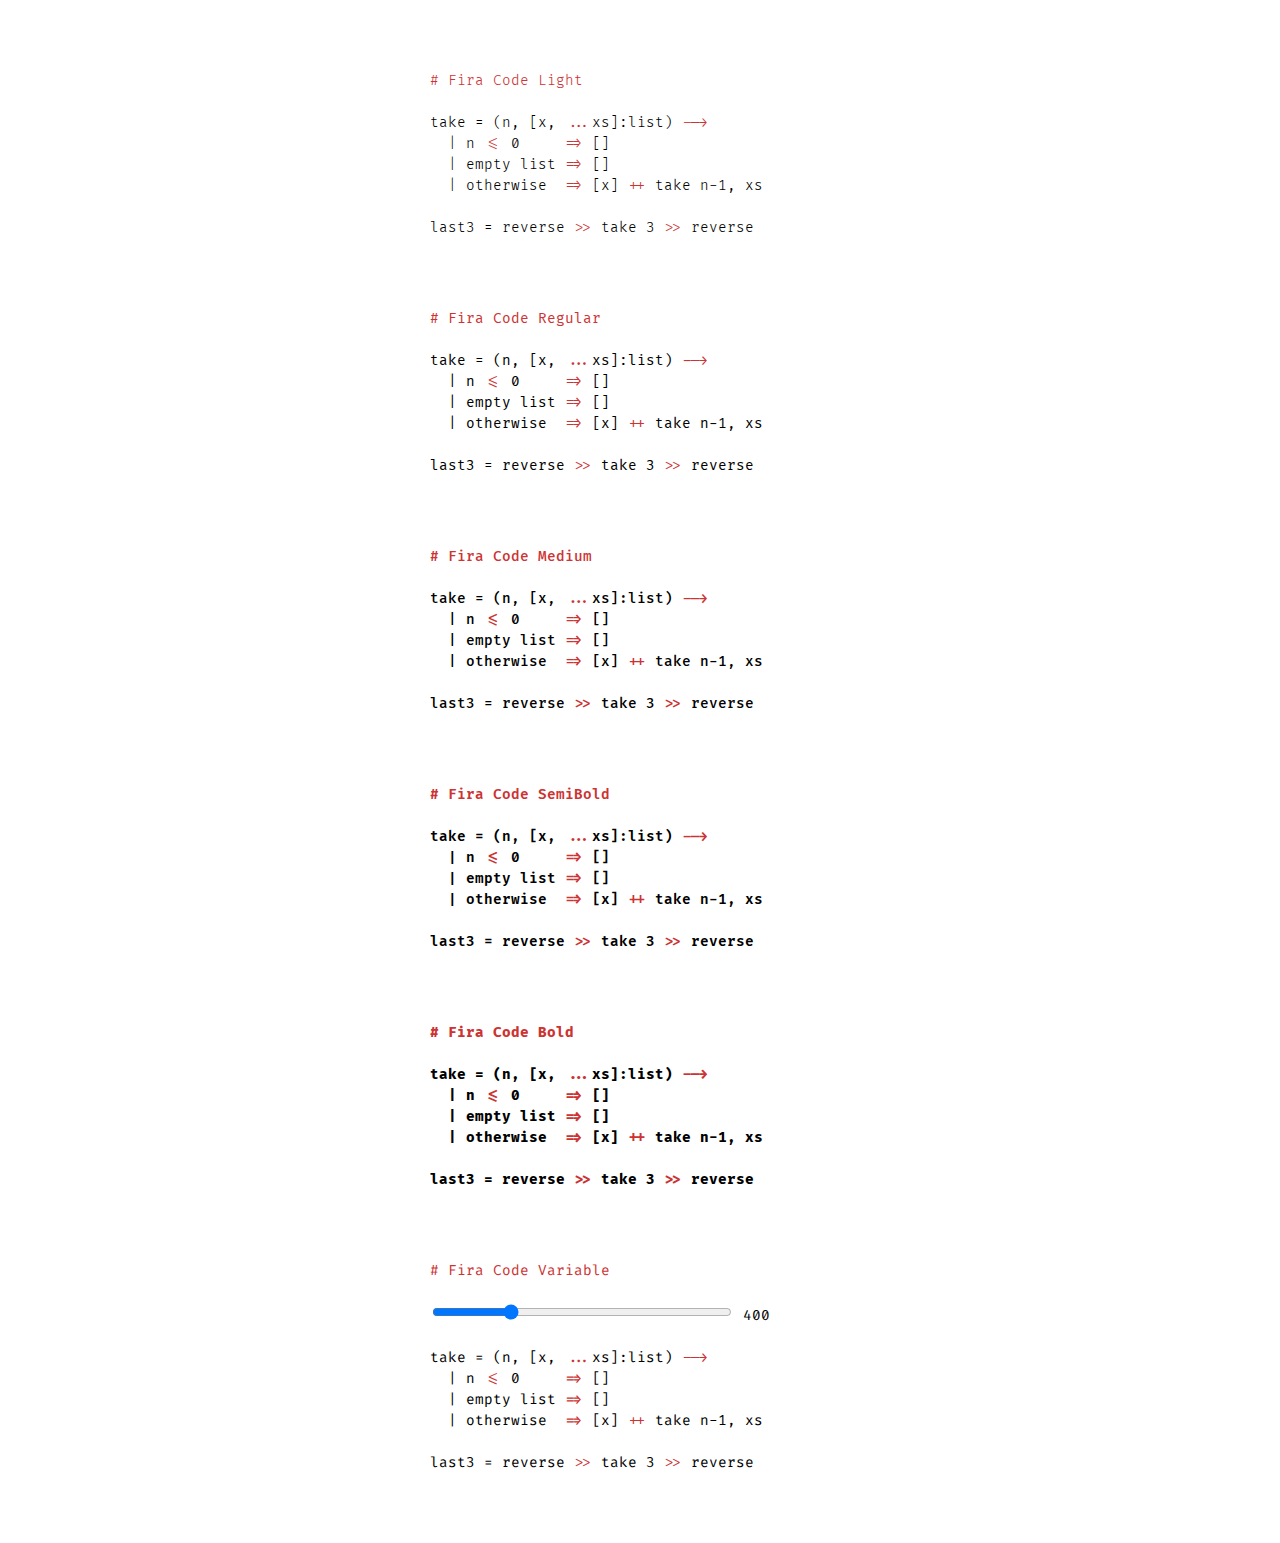
<file: FiraCode/specimen.html>
<!DOCTYPE html>
<html lang="en">
<head>
  <meta charset="UTF-8">
  <meta name="viewport" content="width=device-width,initial-scale=1.0">
  <title>Fira Code Specimen</title>

  <link rel="stylesheet" href="fira_code.css">
  <style>
    body { font: 14px/1.5em "Fira Code"; }
    .code {
      font-feature-settings: "calt" 1;  /* Enable ligatures for IE 10+, Edge */
      text-rendering: optimizeLegibility; /* Force ligatures for Webkit, Blink, Gecko */
      width: 30em;
      margin: 5em auto;
      white-space: pre-wrap;
      word-break: break-all;
    }
    .light { font-weight: 300; }
    .regular { font-weight: 400; }
    .medium { font-weight: 500; }
    .semibold { font-weight: 600; }
    .bold { font-weight: 700; }
    .variable { font-family: 'Fira Code VF'; font-variation-settings: 'wght' 400; }
    i { font-style: normal; color: #c33; }
    b { font-weight: inherit; color: #c33; }
  </style>
  <script type="text/javascript">
    function onWeightChange(weight) {
      // code_variable.style['font-weight'] = weight;
      code_variable.style['font-variation-settings'] = "'wght' " + weight;
      span_wght.innerText = weight;
    }
  </script>
<body>

<div class="code light"><b># Fira Code Light</b>

take = (n, [x, <i>...</i>xs]:list) <i>--&gt;</i>
  | n <i>&lt;=</i> 0     <i>=&gt;</i> []
  | empty list <i>=&gt;</i> []
  | otherwise  <i>=&gt;</i> [x] <i>++</i> take n-1, xs

last3 = reverse <i>&gt;&gt;</i> take 3 <i>&gt;&gt;</i> reverse</div>


<div class="code regular"><b># Fira Code Regular</b>

take = (n, [x, <i>...</i>xs]:list) <i>--></i>
  | n <i>&lt;=</i> 0     <i>=&gt;</i> []
  | empty list <i>=&gt;</i> []
  | otherwise  <i>=&gt;</i> [x] <i>++</i> take n-1, xs

last3 = reverse <i>&gt;&gt;</i> take 3 <i>&gt;&gt;</i> reverse</div>


<div class="code medium"><b># Fira Code Medium</b>

take = (n, [x, <i>...</i>xs]:list) <i>--&gt;</i>
  | n <i>&lt;=</i> 0     <i>=&gt;</i> []
  | empty list <i>=&gt;</i> []
  | otherwise  <i>=&gt;</i> [x] <i>++</i> take n-1, xs

last3 = reverse <i>&gt;&gt;</i> take 3 <i>&gt;&gt;</i> reverse</div>


<div class="code semibold"><b># Fira Code SemiBold</b>

take = (n, [x, <i>...</i>xs]:list) <i>--&gt;</i>
  | n <i>&lt;=</i> 0     <i>=&gt;</i> []
  | empty list <i>=&gt;</i> []
  | otherwise  <i>=&gt;</i> [x] <i>++</i> take n-1, xs

last3 = reverse <i>&gt;&gt;</i> take 3 <i>&gt;&gt;</i> reverse</div>


<div class="code bold"><b># Fira Code Bold</b>

take = (n, [x, <i>...</i>xs]:list) <i>--&gt;</i>
  | n <i>&lt;=</i> 0     <i>=&gt;</i> []
  | empty list <i>=&gt;</i> []
  | otherwise  <i>=&gt;</i> [x] <i>++</i> take n-1, xs

last3 = reverse <i>&gt;&gt;</i> take 3 <i>&gt;&gt;</i> reverse</div>

<div id="code_variable" class="code variable"><b># Fira Code Variable</b>

<input type="range" min="300" max="700" value="400" step="10" style="width: 300px;" oninput="onWeightChange(this.value)" onchange="onWeightChange(this.value)"> <span id="span_wght">400</span>

take = (n, [x, <i>...</i>xs]:list) <i>--&gt;</i>
  | n <i>&lt;=</i> 0     <i>=&gt;</i> []
  | empty list <i>=&gt;</i> []
  | otherwise  <i>=&gt;</i> [x] <i>++</i> take n-1, xs

last3 = reverse <i>&gt;&gt;</i> take 3 <i>&gt;&gt;</i> reverse</div>
</file>
<file: FiraCode/fira_code.css>
@font-face {
  font-family: 'Fira Code';
  src: url('woff2/FiraCode-Light.woff2') format('woff2'),
    url("woff/FiraCode-Light.woff") format("woff");
  font-weight: 300;
  font-style: normal;
}

@font-face {
  font-family: 'Fira Code';
  src: url('woff2/FiraCode-Regular.woff2') format('woff2'),
    url("woff/FiraCode-Regular.woff") format("woff");
  font-weight: 400;
  font-style: normal;
}

@font-face {
  font-family: 'Fira Code';
  src: url('woff2/FiraCode-Medium.woff2') format('woff2'),
    url("woff/FiraCode-Medium.woff") format("woff");
  font-weight: 500;
  font-style: normal;
}

@font-face {
  font-family: 'Fira Code';
  src: url('woff2/FiraCode-SemiBold.woff2') format('woff2'),
    url("woff/FiraCode-SemiBold.woff") format("woff");
  font-weight: 600;
  font-style: normal;
}

@font-face {
  font-family: 'Fira Code';
  src: url('woff2/FiraCode-Bold.woff2') format('woff2'),
    url("woff/FiraCode-Bold.woff") format("woff");
  font-weight: 700;
  font-style: normal;
}

@font-face {
  font-family: 'Fira Code VF';
  src: url('woff2/FiraCode-VF.woff2') format('woff2-variations'),
       url('woff/FiraCode-VF.woff') format('woff-variations');
  /* font-weight requires a range: https://developer.mozilla.org/en-US/docs/Web/CSS/CSS_Fonts/Variable_Fonts_Guide#Using_a_variable_font_font-face_changes */
  font-weight: 300 700;
  font-style: normal;
}
</file>
